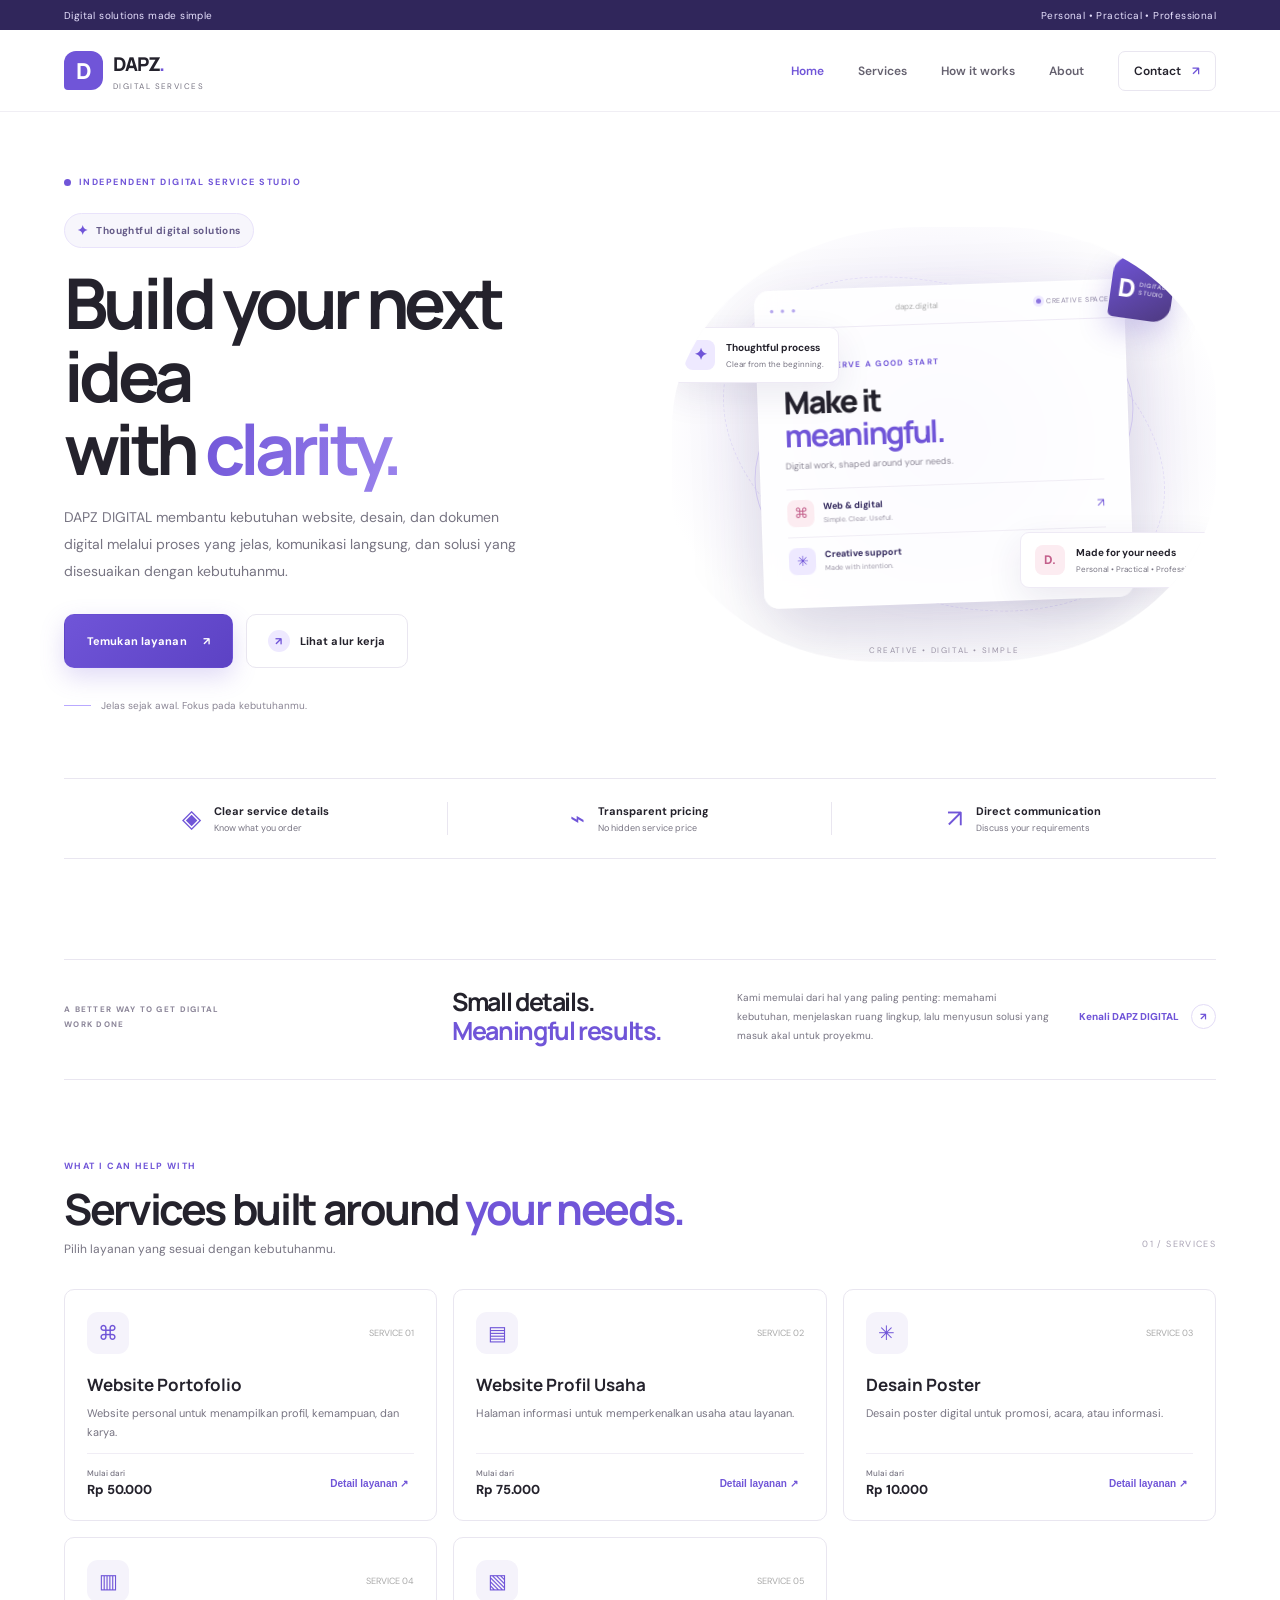
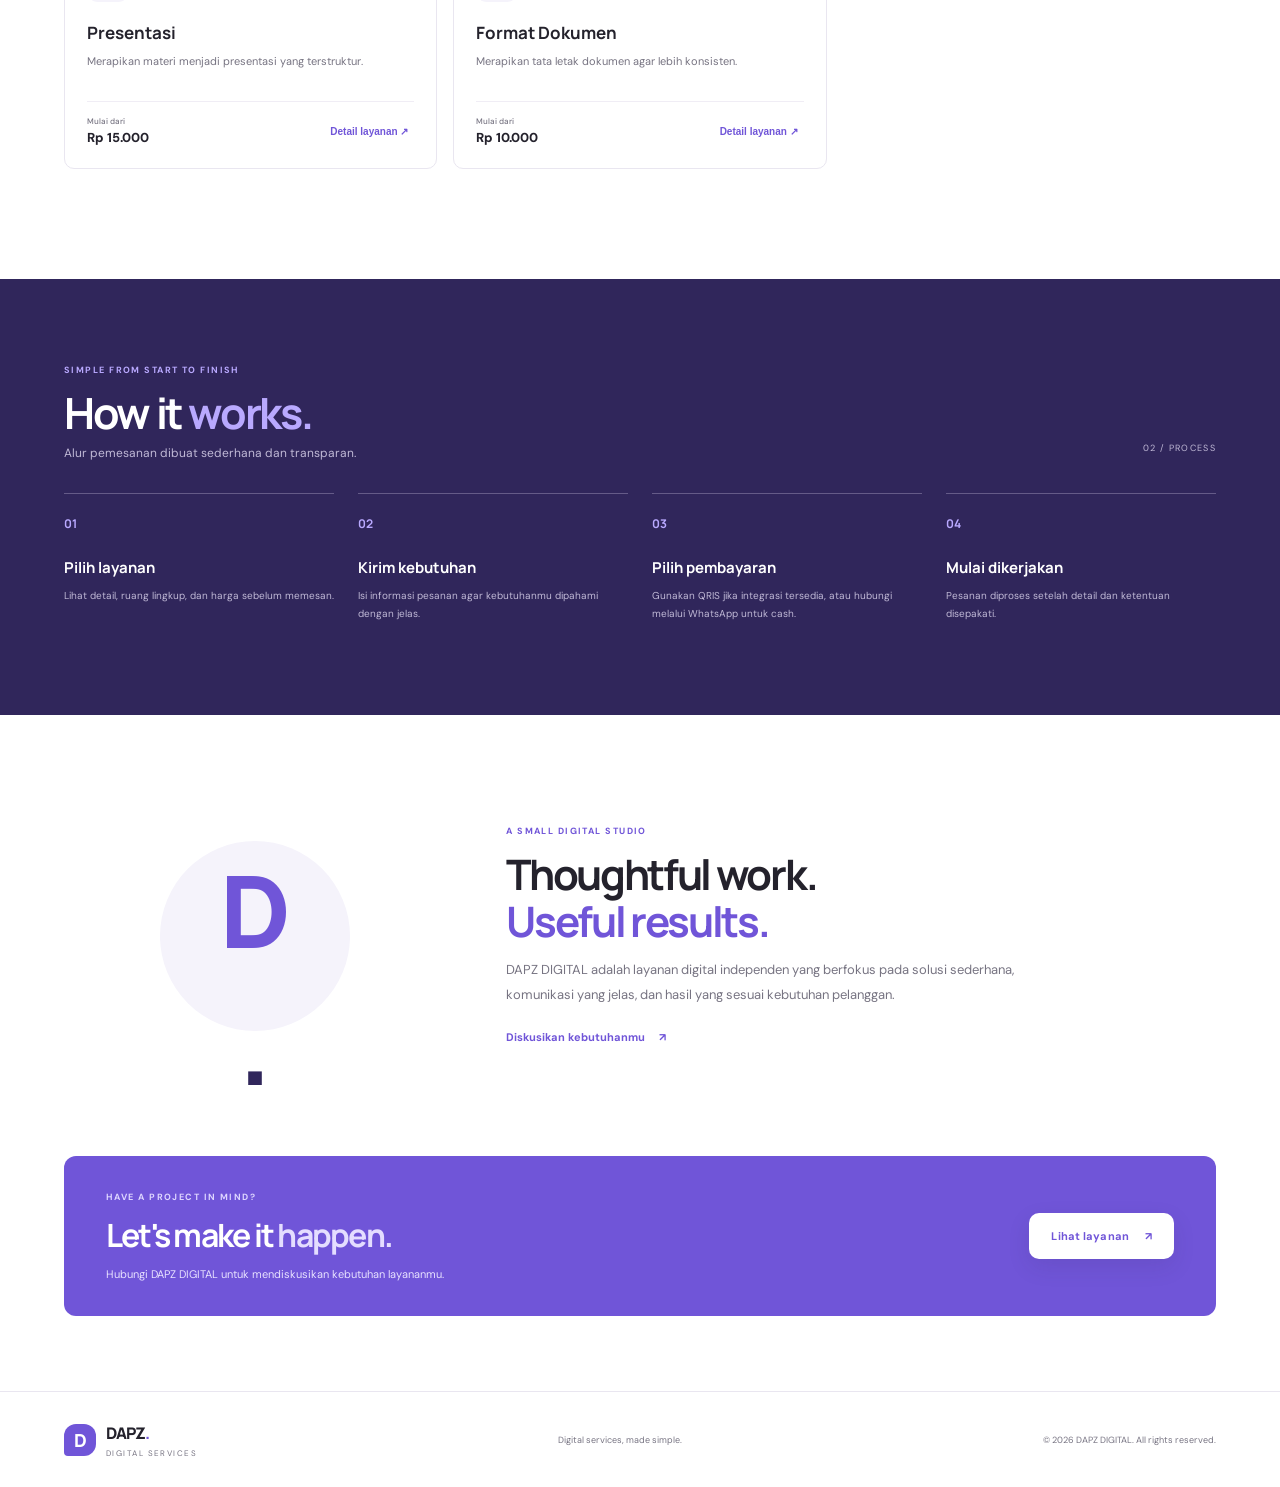
<file: index.html>
<!DOCTYPE html>
<html lang="id">
<head>
  <meta charset="UTF-8">
  <meta name="viewport" content="width=device-width, initial-scale=1.0">
  <meta name="description" content="DAPZ DIGITAL menyediakan layanan website, desain, dan dokumen digital.">
  <title>DAPZ DIGITAL — Digital Services</title>
  <link rel="preconnect" href="https://fonts.googleapis.com">
  <link rel="preconnect" href="https://fonts.gstatic.com" crossorigin>
  <link href="https://fonts.googleapis.com/css2?family=DM+Sans:wght@400;500;600;700&family=Manrope:wght@500;600;700;800&display=swap" rel="stylesheet">
  <link rel="stylesheet" href="css/style.css">
  <link rel="stylesheet" href="css/responsive.css"><link rel="stylesheet" href="css/v2.css">
</head>
<body>
<div class="dapz-loader" id="dapzLoader" role="status" aria-live="polite" aria-label="Memuat DAPZ DIGITAL">
  <div class="loader-orbit loader-orbit-one"></div><div class="loader-orbit loader-orbit-two"></div>
  <div class="loader-core"><span class="loader-logo">D<span>.</span></span><span class="loader-spark spark-one"></span><span class="loader-spark spark-two"></span></div>
  <div class="loader-brand">DAPZ<span>.</span> <small>DIGITAL</small></div>
  <div class="loader-caption">PREPARING YOUR EXPERIENCE</div>
  <div class="loader-track"><span></span></div>
</div>
  <div class="topline"><span>Digital solutions made simple</span><span>Personal • Practical • Professional</span></div>
  <header class="site-header">
    <a class="brand" href="index.html" aria-label="DAPZ DIGITAL beranda">
      <span class="brand-mark">D</span><span class="brand-copy"><strong>DAPZ<span>.</span></strong><small>DIGITAL SERVICES</small></span>
    </a>
    <button class="menu-toggle" id="menuToggle" aria-label="Buka navigasi" aria-expanded="false">☰</button>
    <nav class="main-nav" id="mainNav">
      <a class="active" href="index.html" aria-current="page">Home</a><a href="services.html">Services</a><a href="process.html">How it works</a><a href="about.html">About</a>
      <a class="nav-contact" href="contact.html">Contact <span>↗</span></a>
    </nav>
  </header>

  <main>
    <section class="hero hero-v2 section-wrap" id="home">
      <div class="hero-copy hero-copy-v2">
        <div class="eyebrow"><span class="eyebrow-dot"></span> INDEPENDENT DIGITAL SERVICE STUDIO</div>
        <div class="hero-kicker"><span class="kicker-mark">✦</span> Thoughtful digital solutions</div>
        <h1>Build your next idea<br>with <em>clarity.</em></h1>
        <p class="hero-lead">DAPZ DIGITAL membantu kebutuhan website, desain, dan dokumen digital melalui proses yang jelas, komunikasi langsung, dan solusi yang disesuaikan dengan kebutuhanmu.</p>
        <div class="hero-actions hero-actions-v2">
          <a class="button button-primary button-premium" href="services.html">Temukan layanan <span>↗</span></a>
          <a class="button button-quiet button-premium-quiet" href="process.html"><span class="play-mark">↗</span> Lihat alur kerja</a>
        </div>
        <div class="hero-assurance"><span class="assurance-line"></span><span>Jelas sejak awal. Fokus pada kebutuhanmu.</span></div>
      </div>
      <div class="hero-visual hero-visual-v2" aria-label="Pratinjau solusi digital DAPZ DIGITAL">
        <div class="premium-glow"></div>
        <div class="visual-orbit orbit-one"></div><div class="visual-orbit orbit-two"></div>
        <div class="hero-stamp"><span> D </span><small>DIGITAL<br>STUDIO</small></div>
        <div class="premium-window">
          <div class="premium-window-top"><span class="window-dots">● ● ●</span><span>dapz.digital</span><span class="window-status"><i></i> CREATIVE SPACE</span></div>
          <div class="premium-window-body">
            <span class="mini-label">IDEAS DESERVE A GOOD START</span>
            <div class="premium-window-title">Make it<br><b>meaningful.</b></div>
            <p>Digital work, shaped around your needs.</p>
            <div class="window-service-row"><span class="window-service-icon">⌘</span><span><b>Web & digital</b><small>Simple. Clear. Useful.</small></span><span class="window-arrow">↗</span></div>
            <div class="window-service-row"><span class="window-service-icon">✳</span><span><b>Creative support</b><small>Made with intention.</small></span><span class="window-arrow">↗</span></div>
          </div>
        </div>
        <div class="floating-card card-code premium-float"><span class="float-icon">✦</span><b>Thoughtful process</b><small>Clear from the beginning.</small></div>
        <div class="floating-card card-design premium-float-two"><span class="float-icon">D.</span><b>Made for your needs</b><small>Personal • Practical • Professional</small></div>
        <div class="visual-caption">CREATIVE • DIGITAL • SIMPLE</div>
      </div>
    </section>

    <section class="trust-strip section-wrap">
      <div><span class="trust-icon">◈</span><span><b>Clear service details</b><small>Know what you order</small></span></div>
      <div><span class="trust-icon">⌁</span><span><b>Transparent pricing</b><small>No hidden service price</small></span></div>
      <div><span class="trust-icon">↗</span><span><b>Direct communication</b><small>Discuss your requirements</small></span></div>
    </section>

    <section class="home-intro section-wrap">
      <div class="home-intro-label">A BETTER WAY TO GET DIGITAL WORK DONE</div>
      <div class="home-intro-content"><h2>Small details.<br><em>Meaningful results.</em></h2><p>Kami memulai dari hal yang paling penting: memahami kebutuhan, menjelaskan ruang lingkup, lalu menyusun solusi yang masuk akal untuk proyekmu.</p></div>
      <a class="home-intro-link" href="about.html">Kenali DAPZ DIGITAL <span>↗</span></a>
    </section>

    <section class="services-section section-wrap" id="services">
      <div class="section-heading"><div><div class="eyebrow">WHAT I CAN HELP WITH</div><h2>Services built around <em>your needs.</em></h2><p>Pilih layanan yang sesuai dengan kebutuhanmu.</p></div><span class="section-index">01 / SERVICES</span></div>
      <div class="service-grid" id="serviceGrid"></div>
    </section>

    <section class="process-section" id="process">
      <div class="section-wrap">
        <div class="section-heading light-heading"><div><div class="eyebrow">SIMPLE FROM START TO FINISH</div><h2>How it <em>works.</em></h2><p>Alur pemesanan dibuat sederhana dan transparan.</p></div><span class="section-index">02 / PROCESS</span></div>
        <div class="process-grid">
          <article><span>01</span><h3>Pilih layanan</h3><p>Lihat detail, ruang lingkup, dan harga sebelum memesan.</p></article>
          <article><span>02</span><h3>Kirim kebutuhan</h3><p>Isi informasi pesanan agar kebutuhanmu dipahami dengan jelas.</p></article>
          <article><span>03</span><h3>Pilih pembayaran</h3><p>Gunakan QRIS jika integrasi tersedia, atau hubungi melalui WhatsApp untuk cash.</p></article>
          <article><span>04</span><h3>Mulai dikerjakan</h3><p>Pesanan diproses setelah detail dan ketentuan disepakati.</p></article>
        </div>
      </div>
    </section>

    <section class="about-section section-wrap" id="about">
      <div class="about-mark">D<span>.</span></div><div><div class="eyebrow">A SMALL DIGITAL STUDIO</div><h2>Thoughtful work.<br><em>Useful results.</em></h2><p>DAPZ DIGITAL adalah layanan digital independen yang berfokus pada solusi sederhana, komunikasi yang jelas, dan hasil yang sesuai kebutuhan pelanggan.</p><a class="text-link" href="contact.html">Diskusikan kebutuhanmu <span>↗</span></a></div>
    </section>

    <section class="contact-band section-wrap" id="contact"><div><div class="eyebrow">HAVE A PROJECT IN MIND?</div><h2>Let's make it <em>happen.</em></h2><p>Hubungi DAPZ DIGITAL untuk mendiskusikan kebutuhan layananmu.</p></div><a class="button button-light" id="contactButton" href="services.html">Lihat layanan <span>↗</span></a></section>
  </main>

  <footer class="site-footer"><a class="brand footer-brand" href="#home"><span class="brand-mark">D</span><span class="brand-copy"><strong>DAPZ<span>.</span></strong><small>DIGITAL SERVICES</small></span></a><p>Digital services, made simple.</p><small>© <span id="year"></span> DAPZ DIGITAL. All rights reserved.</small></footer>

  <dialog class="service-dialog" id="serviceDialog">
    <button class="dialog-close" id="dialogClose" aria-label="Tutup">×</button>
    <div class="dialog-kicker">SERVICE DETAILS</div><div id="dialogContent"></div>
    <button class="button button-primary dialog-order" id="orderButton">Pesan layanan <span>↗</span></button>
  </dialog>
  <script src="js/services.js"></script>
  <script src="js/main.js"></script>
<script src="js/loader.js" defer></script></body>
</html>
</file>
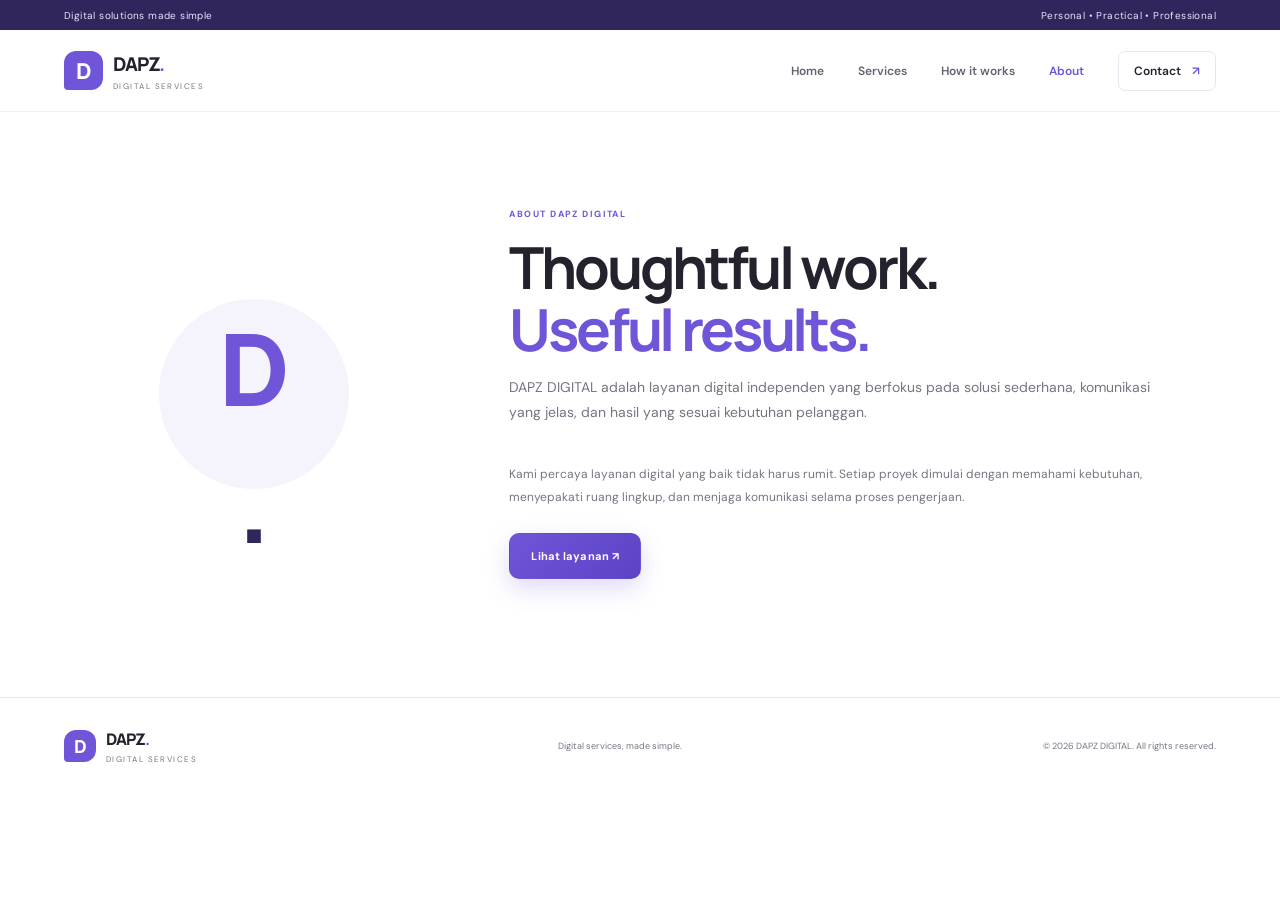
<file: about.html>
<!DOCTYPE html><html lang="id"><head><meta charset="UTF-8"><meta name="viewport" content="width=device-width,initial-scale=1"><meta name="description" content="About — DAPZ DIGITAL"><title>About — DAPZ DIGITAL</title><link rel="preconnect" href="https://fonts.googleapis.com"><link rel="preconnect" href="https://fonts.gstatic.com" crossorigin><link href="https://fonts.googleapis.com/css2?family=DM+Sans:wght@400;500;600;700&family=Manrope:wght@500;600;700;800&display=swap" rel="stylesheet"><link rel="stylesheet" href="css/style.css"><link rel="stylesheet" href="css/responsive.css"><link rel="stylesheet" href="css/v2.css"></head><body>
<div class="dapz-loader" id="dapzLoader" role="status" aria-live="polite" aria-label="Memuat DAPZ DIGITAL">
  <div class="loader-orbit loader-orbit-one"></div><div class="loader-orbit loader-orbit-two"></div>
  <div class="loader-core"><span class="loader-logo">D<span>.</span></span><span class="loader-spark spark-one"></span><span class="loader-spark spark-two"></span></div>
  <div class="loader-brand">DAPZ<span>.</span> <small>DIGITAL</small></div>
  <div class="loader-caption">PREPARING YOUR EXPERIENCE</div>
  <div class="loader-track"><span></span></div>
</div><div class="topline"><span>Digital solutions made simple</span><span>Personal • Practical • Professional</span></div>
<header class="site-header">
<a class="brand" href="index.html"><span class="brand-mark">D</span><span class="brand-copy"><strong>DAPZ<span>.</span></strong><small>DIGITAL SERVICES</small></span></a>
<button class="menu-toggle" id="menuToggle" aria-label="Buka navigasi" aria-expanded="false">☰</button>
<nav class="main-nav" id="mainNav">
<a href="index.html">Home</a><a href="services.html">Services</a><a href="process.html">How it works</a><a class="active" aria-current="page" href="about.html">About</a><a class="nav-contact" href="contact.html">Contact <span>↗</span></a>
</nav></header><main><section class="section-wrap inner-page about-page"><div class="about-mark">D<span>.</span></div><div><div class="eyebrow">ABOUT DAPZ DIGITAL</div><h1>Thoughtful work.<br><em>Useful results.</em></h1><p class="page-lead">DAPZ DIGITAL adalah layanan digital independen yang berfokus pada solusi sederhana, komunikasi yang jelas, dan hasil yang sesuai kebutuhan pelanggan.</p><p class="body-copy">Kami percaya layanan digital yang baik tidak harus rumit. Setiap proyek dimulai dengan memahami kebutuhan, menyepakati ruang lingkup, dan menjaga komunikasi selama proses pengerjaan.</p><a class="button button-primary" href="services.html">Lihat layanan ↗</a></div></section></main><footer class="site-footer"><a class="brand footer-brand" href="index.html"><span class="brand-mark">D</span><span class="brand-copy"><strong>DAPZ<span>.</span></strong><small>DIGITAL SERVICES</small></span></a><p>Digital services, made simple.</p><small>© <span id="year"></span> DAPZ DIGITAL. All rights reserved.</small></footer>
<script>
const toggle=document.getElementById("menuToggle"), nav=document.getElementById("mainNav");
toggle.addEventListener("click",()=>{const open=nav.classList.toggle("open");toggle.setAttribute("aria-expanded",String(open));});
nav.addEventListener("click",e=>{if(e.target.closest("a")){nav.classList.remove("open");toggle.setAttribute("aria-expanded","false");}});
document.getElementById("year").textContent=new Date().getFullYear();
</script><script src="js/loader.js" defer></script></body></html>
</file>
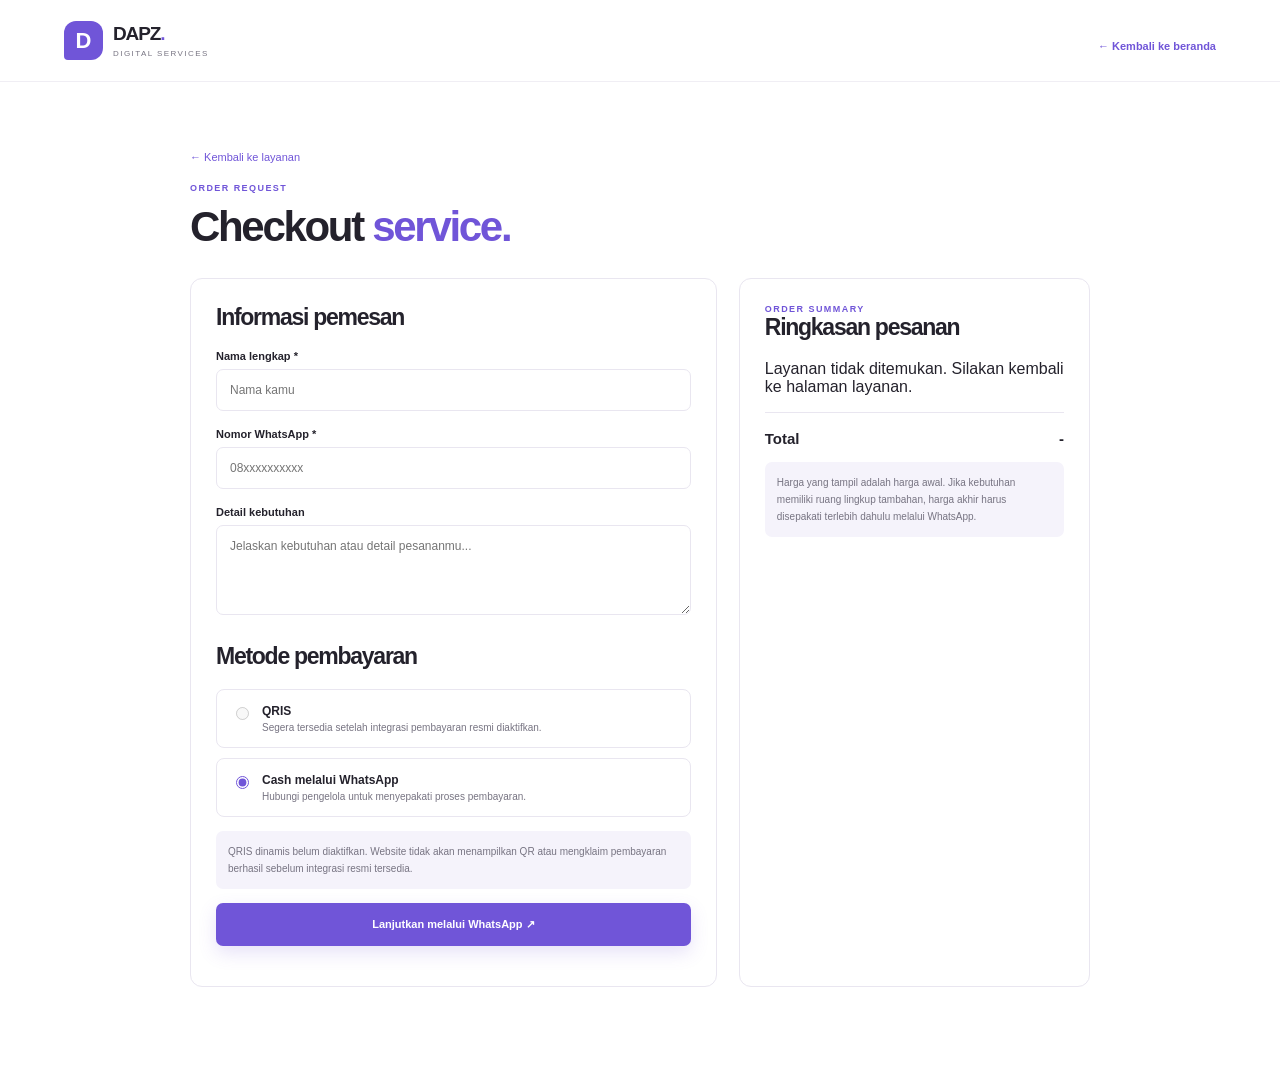
<file: account.html>
<!DOCTYPE html>
<html lang="id"><head><meta charset="UTF-8"><meta name="viewport" content="width=device-width,initial-scale=1"><title>Checkout — DAPZ DIGITAL</title><link rel="stylesheet" href="css/style.css"><link rel="stylesheet" href="css/responsive.css"><style>
.checkout-wrap{width:min(900px,90%);margin:65px auto 90px}.checkout-grid{display:grid;grid-template-columns:1.2fr .8fr;gap:22px}.checkout-box{border:1px solid var(--line);border-radius:12px;padding:25px}.checkout-box h2{font-size:23px}.field{display:grid;gap:7px;margin:17px 0}.field label{font-size:11px;font-weight:700}.field input,.field textarea{width:100%;padding:13px;border:1px solid var(--line);border-radius:7px;font:12px var(--font)}.field textarea{min-height:90px;resize:vertical}.choice{display:flex;gap:10px;align-items:flex-start;border:1px solid var(--line);padding:14px;border-radius:8px;margin:10px 0;cursor:pointer}.choice input{accent-color:var(--purple);margin-top:3px}.choice b,.choice small{display:block}.choice b{font-size:12px}.choice small{font-size:10px;color:var(--muted);margin-top:4px}.summary-row{display:flex;justify-content:space-between;gap:15px;font-size:11px;margin:15px 0;color:var(--muted)}.summary-total{border-top:1px solid var(--line);padding-top:17px;color:var(--ink);font-size:15px;font-weight:800}.notice{font-size:10px;line-height:1.7;color:var(--muted);background:var(--pale);padding:12px;border-radius:7px;margin:14px 0}.checkout-result{margin-top:15px;font-size:12px;line-height:1.7}.back-link{font-size:11px;color:var(--purple);display:inline-block;margin-bottom:20px}@media(max-width:650px){.checkout-grid{grid-template-columns:1fr}.checkout-wrap{margin-top:35px}.checkout-box{padding:19px}}
</style></head><body>
<header class="site-header"><a class="brand" href="index.html"><span class="brand-mark">D</span><span class="brand-copy"><strong>DAPZ<span>.</span></strong><small>DIGITAL SERVICES</small></span></a><a class="text-link" href="index.html">← Kembali ke beranda</a></header>
<main class="checkout-wrap"><a class="back-link" href="index.html">← Kembali ke layanan</a><div class="eyebrow">ORDER REQUEST</div><h1 style="font-size:42px;margin:12px 0 28px">Checkout <em>service.</em></h1>
<form id="checkoutForm" class="checkout-grid">
<section class="checkout-box"><h2>Informasi pemesan</h2>
<div class="field"><label for="customerName">Nama lengkap *</label><input id="customerName" required maxlength="80" autocomplete="name" placeholder="Nama kamu"></div>
<div class="field"><label for="customerWhatsapp">Nomor WhatsApp *</label><input id="customerWhatsapp" required maxlength="20" inputmode="tel" placeholder="08xxxxxxxxxx"></div>
<div class="field"><label for="customerNote">Detail kebutuhan</label><textarea id="customerNote" maxlength="1000" placeholder="Jelaskan kebutuhan atau detail pesananmu..."></textarea></div>
<h2 style="margin-top:28px">Metode pembayaran</h2>
<label class="choice"><input type="radio" name="payment" value="qris" disabled><span><b>QRIS</b><small>Segera tersedia setelah integrasi pembayaran resmi diaktifkan.</small></span></label>
<label class="choice"><input type="radio" name="payment" value="cash" checked><span><b>Cash melalui WhatsApp</b><small>Hubungi pengelola untuk menyepakati proses pembayaran.</small></span></label>
<div class="notice">QRIS dinamis belum diaktifkan. Website tidak akan menampilkan QR atau mengklaim pembayaran berhasil sebelum integrasi resmi tersedia.</div>
<button class="button button-primary" type="submit" style="width:100%">Lanjutkan melalui WhatsApp ↗</button><div class="checkout-result" id="formResult" aria-live="polite"></div>
</section>
<aside class="checkout-box"><div class="eyebrow">ORDER SUMMARY</div><h2>Ringkasan pesanan</h2><div id="serviceSummary"></div><div class="summary-row summary-total"><span>Total</span><strong id="totalPrice">-</strong></div><p class="notice">Harga yang tampil adalah harga awal. Jika kebutuhan memiliki ruang lingkup tambahan, harga akhir harus disepakati terlebih dahulu melalui WhatsApp.</p></aside>
</form></main>
<script src="js/services.js"></script><script src="js/checkout.js"></script></body></html>
</file>
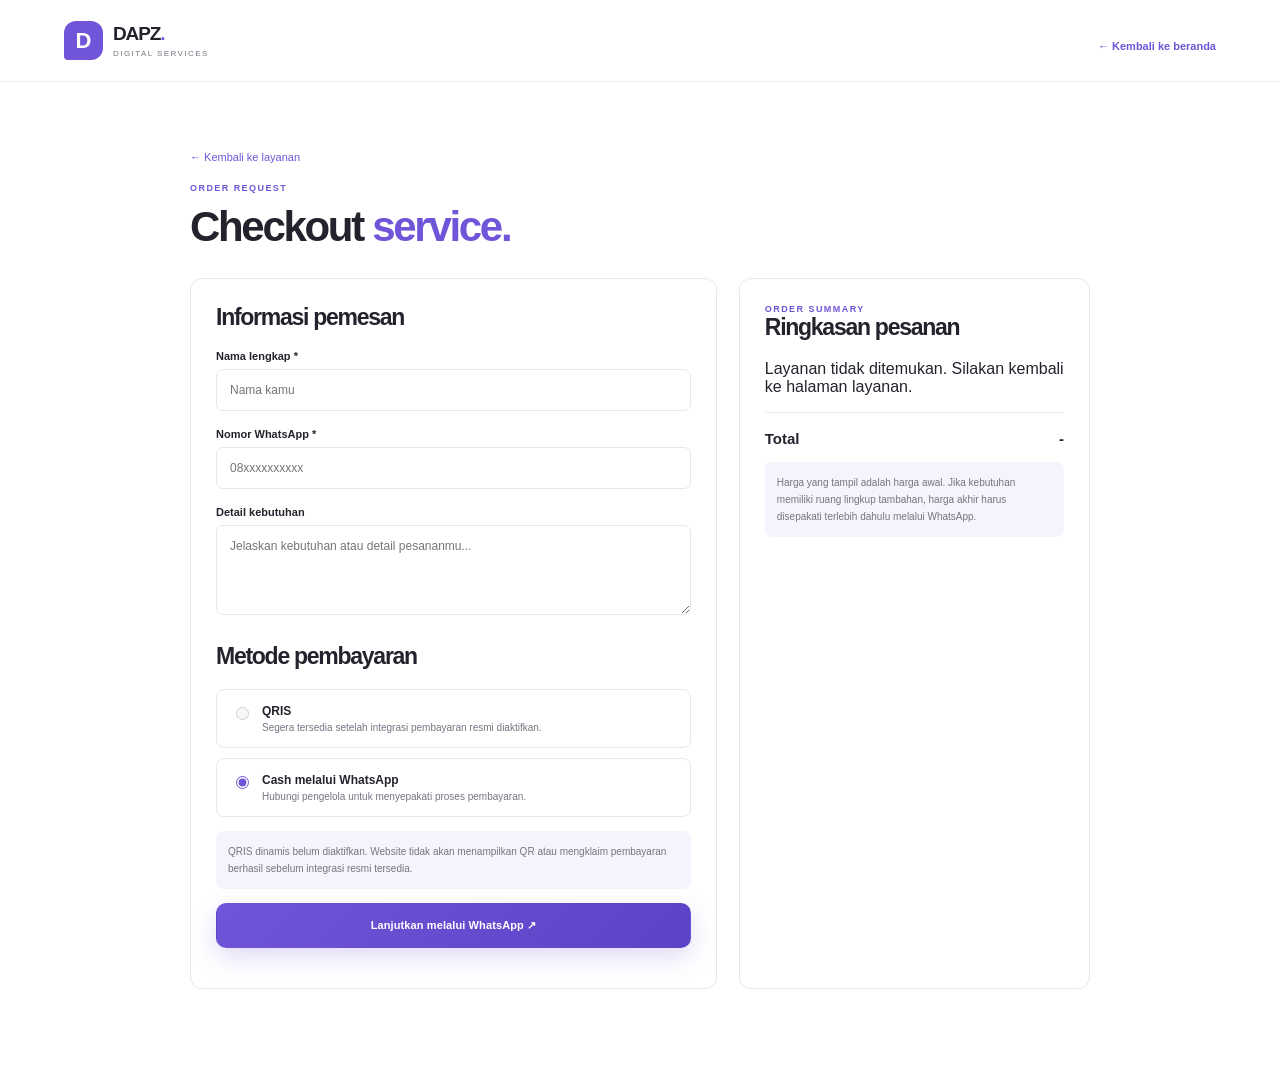
<file: checkout.html>
<!DOCTYPE html>
<html lang="id"><head><meta charset="UTF-8"><meta name="viewport" content="width=device-width,initial-scale=1"><title>Checkout — DAPZ DIGITAL</title><link rel="stylesheet" href="css/style.css"><link rel="stylesheet" href="css/responsive.css"><link rel="stylesheet" href="css/v2.css"><style>
.checkout-wrap{width:min(900px,90%);margin:65px auto 90px}.checkout-grid{display:grid;grid-template-columns:1.2fr .8fr;gap:22px}.checkout-box{border:1px solid var(--line);border-radius:12px;padding:25px}.checkout-box h2{font-size:23px}.field{display:grid;gap:7px;margin:17px 0}.field label{font-size:11px;font-weight:700}.field input,.field textarea{width:100%;padding:13px;border:1px solid var(--line);border-radius:7px;font:12px var(--font)}.field textarea{min-height:90px;resize:vertical}.choice{display:flex;gap:10px;align-items:flex-start;border:1px solid var(--line);padding:14px;border-radius:8px;margin:10px 0;cursor:pointer}.choice input{accent-color:var(--purple);margin-top:3px}.choice b,.choice small{display:block}.choice b{font-size:12px}.choice small{font-size:10px;color:var(--muted);margin-top:4px}.summary-row{display:flex;justify-content:space-between;gap:15px;font-size:11px;margin:15px 0;color:var(--muted)}.summary-total{border-top:1px solid var(--line);padding-top:17px;color:var(--ink);font-size:15px;font-weight:800}.notice{font-size:10px;line-height:1.7;color:var(--muted);background:var(--pale);padding:12px;border-radius:7px;margin:14px 0}.checkout-result{margin-top:15px;font-size:12px;line-height:1.7}.back-link{font-size:11px;color:var(--purple);display:inline-block;margin-bottom:20px}@media(max-width:650px){.checkout-grid{grid-template-columns:1fr}.checkout-wrap{margin-top:35px}.checkout-box{padding:19px}}
</style></head><body>
<div class="dapz-loader" id="dapzLoader" role="status" aria-live="polite" aria-label="Memuat DAPZ DIGITAL">
  <div class="loader-orbit loader-orbit-one"></div><div class="loader-orbit loader-orbit-two"></div>
  <div class="loader-core"><span class="loader-logo">D<span>.</span></span><span class="loader-spark spark-one"></span><span class="loader-spark spark-two"></span></div>
  <div class="loader-brand">DAPZ<span>.</span> <small>DIGITAL</small></div>
  <div class="loader-caption">PREPARING YOUR EXPERIENCE</div>
  <div class="loader-track"><span></span></div>
</div>
<header class="site-header"><a class="brand" href="index.html"><span class="brand-mark">D</span><span class="brand-copy"><strong>DAPZ<span>.</span></strong><small>DIGITAL SERVICES</small></span></a><a class="text-link" href="index.html">← Kembali ke beranda</a></header>
<main class="checkout-wrap"><a class="back-link" href="index.html">← Kembali ke layanan</a><div class="eyebrow">ORDER REQUEST</div><h1 style="font-size:42px;margin:12px 0 28px">Checkout <em>service.</em></h1>
<form id="checkoutForm" class="checkout-grid">
<section class="checkout-box"><h2>Informasi pemesan</h2>
<div class="field"><label for="customerName">Nama lengkap *</label><input id="customerName" required maxlength="80" autocomplete="name" placeholder="Nama kamu"></div>
<div class="field"><label for="customerWhatsapp">Nomor WhatsApp *</label><input id="customerWhatsapp" required maxlength="20" inputmode="tel" placeholder="08xxxxxxxxxx"></div>
<div class="field"><label for="customerNote">Detail kebutuhan</label><textarea id="customerNote" maxlength="1000" placeholder="Jelaskan kebutuhan atau detail pesananmu..."></textarea></div>
<h2 style="margin-top:28px">Metode pembayaran</h2>
<label class="choice"><input type="radio" name="payment" value="qris" disabled><span><b>QRIS</b><small>Segera tersedia setelah integrasi pembayaran resmi diaktifkan.</small></span></label>
<label class="choice"><input type="radio" name="payment" value="cash" checked><span><b>Cash melalui WhatsApp</b><small>Hubungi pengelola untuk menyepakati proses pembayaran.</small></span></label>
<div class="notice">QRIS dinamis belum diaktifkan. Website tidak akan menampilkan QR atau mengklaim pembayaran berhasil sebelum integrasi resmi tersedia.</div>
<button class="button button-primary" type="submit" style="width:100%">Lanjutkan melalui WhatsApp ↗</button><div class="checkout-result" id="formResult" aria-live="polite"></div>
</section>
<aside class="checkout-box"><div class="eyebrow">ORDER SUMMARY</div><h2>Ringkasan pesanan</h2><div id="serviceSummary"></div><div class="summary-row summary-total"><span>Total</span><strong id="totalPrice">-</strong></div><p class="notice">Harga yang tampil adalah harga awal. Jika kebutuhan memiliki ruang lingkup tambahan, harga akhir harus disepakati terlebih dahulu melalui WhatsApp.</p></aside>
</form></main>
<script src="js/services.js"></script><script src="js/checkout.js"></script><script src="js/loader.js" defer></script></body></html>
</file>
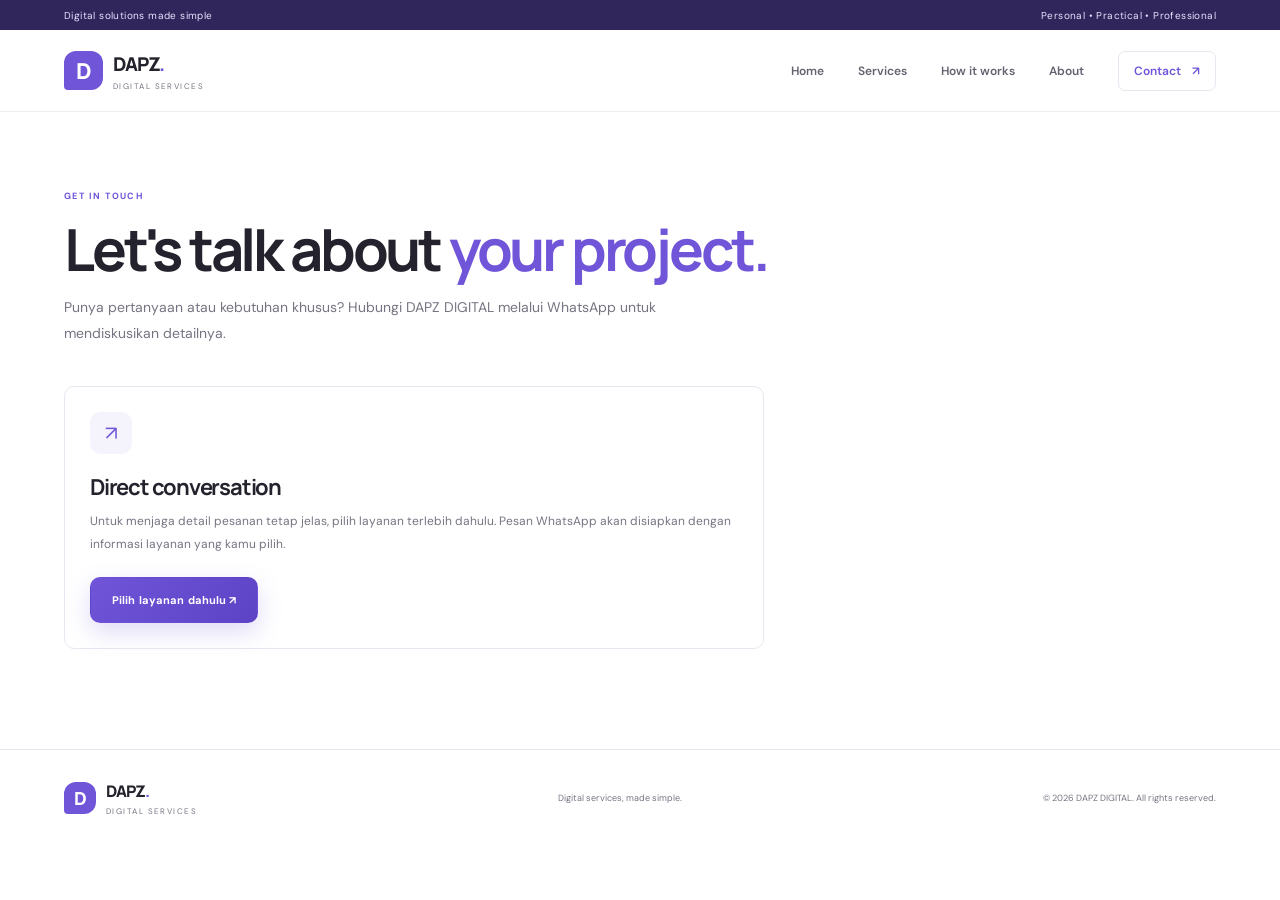
<file: contact.html>
<!DOCTYPE html><html lang="id"><head><meta charset="UTF-8"><meta name="viewport" content="width=device-width,initial-scale=1"><meta name="description" content="Contact — DAPZ DIGITAL"><title>Contact — DAPZ DIGITAL</title><link rel="preconnect" href="https://fonts.googleapis.com"><link rel="preconnect" href="https://fonts.gstatic.com" crossorigin><link href="https://fonts.googleapis.com/css2?family=DM+Sans:wght@400;500;600;700&family=Manrope:wght@500;600;700;800&display=swap" rel="stylesheet"><link rel="stylesheet" href="css/style.css"><link rel="stylesheet" href="css/responsive.css"><link rel="stylesheet" href="css/v2.css"></head><body>
<div class="dapz-loader" id="dapzLoader" role="status" aria-live="polite" aria-label="Memuat DAPZ DIGITAL">
  <div class="loader-orbit loader-orbit-one"></div><div class="loader-orbit loader-orbit-two"></div>
  <div class="loader-core"><span class="loader-logo">D<span>.</span></span><span class="loader-spark spark-one"></span><span class="loader-spark spark-two"></span></div>
  <div class="loader-brand">DAPZ<span>.</span> <small>DIGITAL</small></div>
  <div class="loader-caption">PREPARING YOUR EXPERIENCE</div>
  <div class="loader-track"><span></span></div>
</div><div class="topline"><span>Digital solutions made simple</span><span>Personal • Practical • Professional</span></div>
<header class="site-header">
<a class="brand" href="index.html"><span class="brand-mark">D</span><span class="brand-copy"><strong>DAPZ<span>.</span></strong><small>DIGITAL SERVICES</small></span></a>
<button class="menu-toggle" id="menuToggle" aria-label="Buka navigasi" aria-expanded="false">☰</button>
<nav class="main-nav" id="mainNav">
<a href="index.html">Home</a><a href="services.html">Services</a><a href="process.html">How it works</a><a href="about.html">About</a><a class="nav-contact active" href="contact.html" aria-current="page">Contact <span>↗</span></a>
</nav></header><main><section class="section-wrap inner-page"><div class="eyebrow">GET IN TOUCH</div><h1>Let's talk about <em>your project.</em></h1><p class="page-lead">Punya pertanyaan atau kebutuhan khusus? Hubungi DAPZ DIGITAL melalui WhatsApp untuk mendiskusikan detailnya.</p><div class="contact-panel"><div class="service-icon">↗</div><h2>Direct conversation</h2><p>Untuk menjaga detail pesanan tetap jelas, pilih layanan terlebih dahulu. Pesan WhatsApp akan disiapkan dengan informasi layanan yang kamu pilih.</p><a class="button button-primary" href="services.html">Pilih layanan dahulu ↗</a></div></section></main><footer class="site-footer"><a class="brand footer-brand" href="index.html"><span class="brand-mark">D</span><span class="brand-copy"><strong>DAPZ<span>.</span></strong><small>DIGITAL SERVICES</small></span></a><p>Digital services, made simple.</p><small>© <span id="year"></span> DAPZ DIGITAL. All rights reserved.</small></footer>
<script>
const toggle=document.getElementById("menuToggle"), nav=document.getElementById("mainNav");
toggle.addEventListener("click",()=>{const open=nav.classList.toggle("open");toggle.setAttribute("aria-expanded",String(open));});
nav.addEventListener("click",e=>{if(e.target.closest("a")){nav.classList.remove("open");toggle.setAttribute("aria-expanded","false");}});
document.getElementById("year").textContent=new Date().getFullYear();
</script><script src="js/loader.js" defer></script></body></html>
</file>
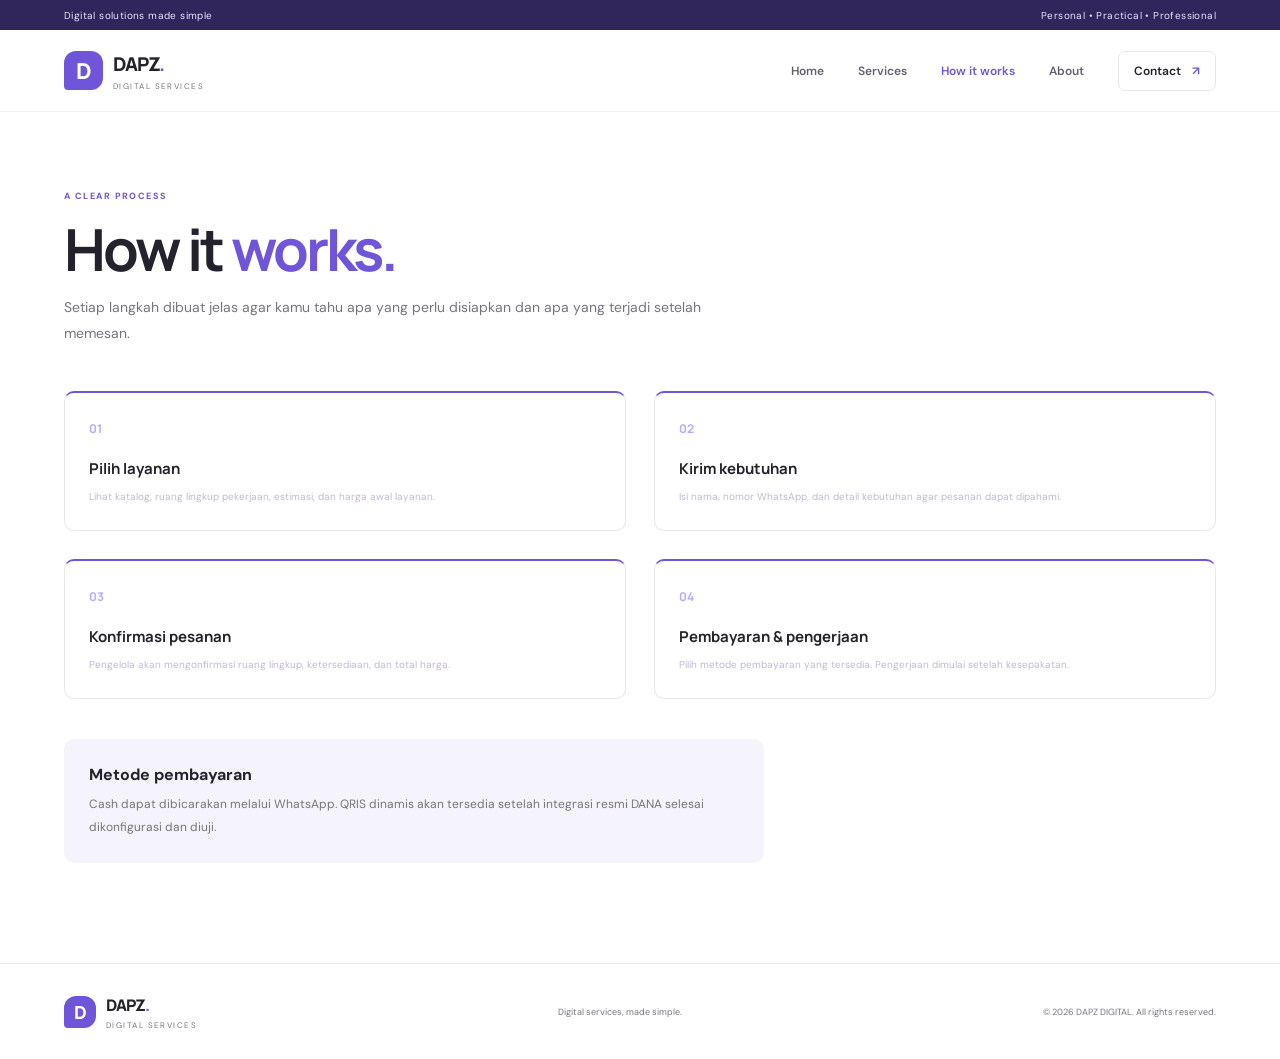
<file: process.html>
<!DOCTYPE html><html lang="id"><head><meta charset="UTF-8"><meta name="viewport" content="width=device-width,initial-scale=1"><meta name="description" content="How it works — DAPZ DIGITAL"><title>How it works — DAPZ DIGITAL</title><link rel="preconnect" href="https://fonts.googleapis.com"><link rel="preconnect" href="https://fonts.gstatic.com" crossorigin><link href="https://fonts.googleapis.com/css2?family=DM+Sans:wght@400;500;600;700&family=Manrope:wght@500;600;700;800&display=swap" rel="stylesheet"><link rel="stylesheet" href="css/style.css"><link rel="stylesheet" href="css/responsive.css"><link rel="stylesheet" href="css/v2.css"></head><body>
<div class="dapz-loader" id="dapzLoader" role="status" aria-live="polite" aria-label="Memuat DAPZ DIGITAL">
  <div class="loader-orbit loader-orbit-one"></div><div class="loader-orbit loader-orbit-two"></div>
  <div class="loader-core"><span class="loader-logo">D<span>.</span></span><span class="loader-spark spark-one"></span><span class="loader-spark spark-two"></span></div>
  <div class="loader-brand">DAPZ<span>.</span> <small>DIGITAL</small></div>
  <div class="loader-caption">PREPARING YOUR EXPERIENCE</div>
  <div class="loader-track"><span></span></div>
</div><div class="topline"><span>Digital solutions made simple</span><span>Personal • Practical • Professional</span></div>
<header class="site-header">
<a class="brand" href="index.html"><span class="brand-mark">D</span><span class="brand-copy"><strong>DAPZ<span>.</span></strong><small>DIGITAL SERVICES</small></span></a>
<button class="menu-toggle" id="menuToggle" aria-label="Buka navigasi" aria-expanded="false">☰</button>
<nav class="main-nav" id="mainNav">
<a href="index.html">Home</a><a href="services.html">Services</a><a class="active" aria-current="page" href="process.html">How it works</a><a href="about.html">About</a><a class="nav-contact" href="contact.html">Contact <span>↗</span></a>
</nav></header><main><section class="section-wrap inner-page"><div class="eyebrow">A CLEAR PROCESS</div><h1>How it <em>works.</em></h1><p class="page-lead">Setiap langkah dibuat jelas agar kamu tahu apa yang perlu disiapkan dan apa yang terjadi setelah memesan.</p><div class="process-grid process-page-grid"><article><span>01</span><h3>Pilih layanan</h3><p>Lihat katalog, ruang lingkup pekerjaan, estimasi, dan harga awal layanan.</p></article><article><span>02</span><h3>Kirim kebutuhan</h3><p>Isi nama, nomor WhatsApp, dan detail kebutuhan agar pesanan dapat dipahami.</p></article><article><span>03</span><h3>Konfirmasi pesanan</h3><p>Pengelola akan mengonfirmasi ruang lingkup, ketersediaan, dan total harga.</p></article><article><span>04</span><h3>Pembayaran & pengerjaan</h3><p>Pilih metode pembayaran yang tersedia. Pengerjaan dimulai setelah kesepakatan.</p></article></div><div class="page-callout"><b>Metode pembayaran</b><p>Cash dapat dibicarakan melalui WhatsApp. QRIS dinamis akan tersedia setelah integrasi resmi DANA selesai dikonfigurasi dan diuji.</p></div></section></main><footer class="site-footer"><a class="brand footer-brand" href="index.html"><span class="brand-mark">D</span><span class="brand-copy"><strong>DAPZ<span>.</span></strong><small>DIGITAL SERVICES</small></span></a><p>Digital services, made simple.</p><small>© <span id="year"></span> DAPZ DIGITAL. All rights reserved.</small></footer>
<script>
const toggle=document.getElementById("menuToggle"), nav=document.getElementById("mainNav");
toggle.addEventListener("click",()=>{const open=nav.classList.toggle("open");toggle.setAttribute("aria-expanded",String(open));});
nav.addEventListener("click",e=>{if(e.target.closest("a")){nav.classList.remove("open");toggle.setAttribute("aria-expanded","false");}});
document.getElementById("year").textContent=new Date().getFullYear();
</script><script src="js/loader.js" defer></script></body></html>
</file>
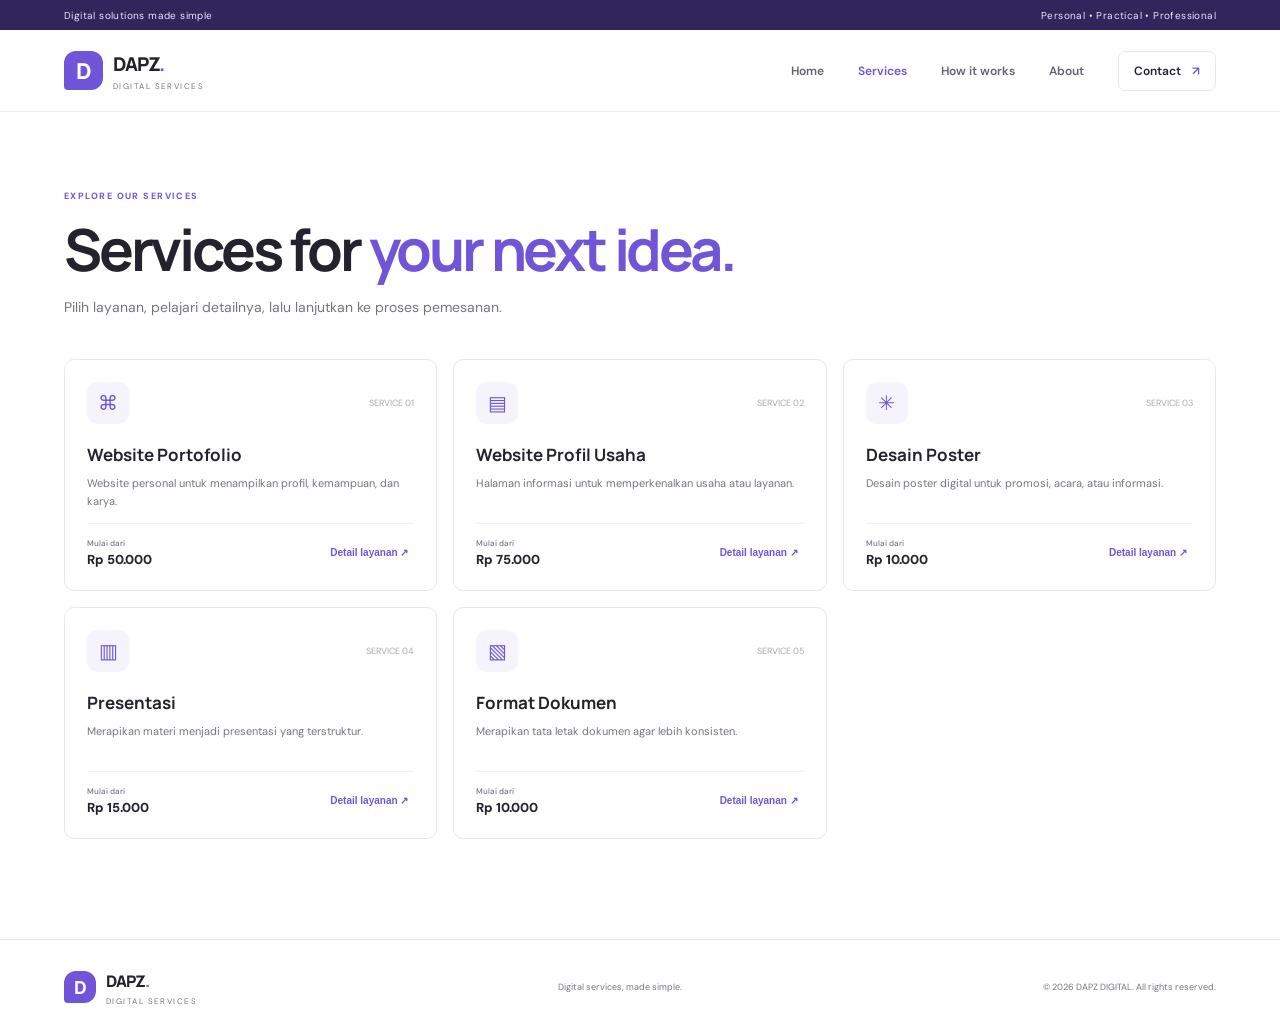
<file: services.html>
<!DOCTYPE html><html lang="id"><head><meta charset="UTF-8"><meta name="viewport" content="width=device-width,initial-scale=1"><meta name="description" content="Services — DAPZ DIGITAL"><title>Services — DAPZ DIGITAL</title><link rel="preconnect" href="https://fonts.googleapis.com"><link rel="preconnect" href="https://fonts.gstatic.com" crossorigin><link href="https://fonts.googleapis.com/css2?family=DM+Sans:wght@400;500;600;700&family=Manrope:wght@500;600;700;800&display=swap" rel="stylesheet"><link rel="stylesheet" href="css/style.css"><link rel="stylesheet" href="css/responsive.css"><link rel="stylesheet" href="css/v2.css"></head><body>
<div class="dapz-loader" id="dapzLoader" role="status" aria-live="polite" aria-label="Memuat DAPZ DIGITAL">
  <div class="loader-orbit loader-orbit-one"></div><div class="loader-orbit loader-orbit-two"></div>
  <div class="loader-core"><span class="loader-logo">D<span>.</span></span><span class="loader-spark spark-one"></span><span class="loader-spark spark-two"></span></div>
  <div class="loader-brand">DAPZ<span>.</span> <small>DIGITAL</small></div>
  <div class="loader-caption">PREPARING YOUR EXPERIENCE</div>
  <div class="loader-track"><span></span></div>
</div><div class="topline"><span>Digital solutions made simple</span><span>Personal • Practical • Professional</span></div>
<header class="site-header">
<a class="brand" href="index.html"><span class="brand-mark">D</span><span class="brand-copy"><strong>DAPZ<span>.</span></strong><small>DIGITAL SERVICES</small></span></a>
<button class="menu-toggle" id="menuToggle" aria-label="Buka navigasi" aria-expanded="false">☰</button>
<nav class="main-nav" id="mainNav">
<a href="index.html">Home</a><a class="active" aria-current="page" href="services.html">Services</a><a href="process.html">How it works</a><a href="about.html">About</a><a class="nav-contact" href="contact.html">Contact <span>↗</span></a>
</nav></header><main><section class="section-wrap inner-page"><div class="eyebrow">EXPLORE OUR SERVICES</div><h1>Services for <em>your next idea.</em></h1><p class="page-lead">Pilih layanan, pelajari detailnya, lalu lanjutkan ke proses pemesanan.</p><div class="service-grid" id="serviceGrid"></div></section>
<dialog class="service-dialog" id="serviceDialog"><button class="dialog-close" id="dialogClose" aria-label="Tutup">×</button><div class="dialog-kicker">SERVICE DETAILS</div><div id="dialogContent"></div><button class="button button-primary dialog-order" id="orderButton">Pesan layanan ↗</button></dialog>
<script src="js/services.js"></script><script src="js/services-page.js"></script></main><footer class="site-footer"><a class="brand footer-brand" href="index.html"><span class="brand-mark">D</span><span class="brand-copy"><strong>DAPZ<span>.</span></strong><small>DIGITAL SERVICES</small></span></a><p>Digital services, made simple.</p><small>© <span id="year"></span> DAPZ DIGITAL. All rights reserved.</small></footer>
<script>
const toggle=document.getElementById("menuToggle"), nav=document.getElementById("mainNav");
toggle.addEventListener("click",()=>{const open=nav.classList.toggle("open");toggle.setAttribute("aria-expanded",String(open));});
nav.addEventListener("click",e=>{if(e.target.closest("a")){nav.classList.remove("open");toggle.setAttribute("aria-expanded","false");}});
document.getElementById("year").textContent=new Date().getFullYear();
</script><script src="js/loader.js" defer></script></body></html>
</file>
<file: css/style.css>
:root{--ink:#24222c;--muted:#777482;--purple:#7055d8;--purple-dark:#30265b;--pale:#f5f3fb;--line:#e9e6f0;--white:#fff;--font:'DM Sans',Arial,sans-serif;--display:'Manrope',Arial,sans-serif}
*{box-sizing:border-box}html{scroll-behavior:smooth}body{margin:0;color:var(--ink);font-family:var(--font);background:#fff}a{color:inherit;text-decoration:none}.topline{height:30px;background:var(--purple-dark);color:#e8e2ff;display:flex;align-items:center;justify-content:space-between;padding:0 max(calc((100% - 1160px)/2),5%);font-size:10px;letter-spacing:.04em}.site-header{height:82px;display:flex;align-items:center;justify-content:space-between;padding:0 max(calc((100% - 1160px)/2),5%);border-bottom:1px solid #f0eef4;background:#fff;position:sticky;top:0;z-index:10}.brand{display:flex;align-items:center;gap:10px}.brand-mark{width:39px;height:39px;background:var(--purple);border-radius:12px 12px 12px 4px;color:white;display:grid;place-items:center;font:800 22px var(--display)}.brand-copy{display:flex;flex-direction:column;line-height:1}.brand-copy strong{font:800 19px var(--display);letter-spacing:-.06em}.brand-copy strong span{color:var(--purple)}.brand-copy small{font-size:8px;letter-spacing:.18em;color:var(--muted);margin-top:5px}.main-nav{display:flex;align-items:center;gap:34px;font-size:12px;font-weight:600;color:#65616f}.main-nav a:hover,.main-nav a.active{color:var(--purple)}.main-nav .nav-contact{border:1px solid var(--line);padding:11px 15px;border-radius:7px;color:var(--ink)}.nav-contact span{color:var(--purple);margin-left:8px}.menu-toggle{display:none;border:0;background:none;font-size:24px}.section-wrap{width:min(1160px,90%);margin:auto}.hero{min-height:500px;display:grid;grid-template-columns:1fr 1fr;align-items:center;gap:30px;padding-top:48px;padding-bottom:48px}.eyebrow{font-size:9px;letter-spacing:.16em;font-weight:700;color:var(--purple);display:flex;align-items:center;gap:8px}.eyebrow-dot{width:7px;height:7px;border-radius:50%;background:var(--purple)}h1,h2,h3,p{margin-top:0}h1,h2{font-family:var(--display);letter-spacing:-.055em}h1{font-size:clamp(42px,5.3vw,66px);line-height:1.06;margin:22px 0 18px}h1 em,h2 em{font-style:normal;color:var(--purple)}.hero-lead{font-size:15px;line-height:1.8;color:var(--muted);max-width:440px}.hero-actions{display:flex;gap:12px;margin-top:28px}.button{display:inline-flex;align-items:center;justify-content:center;gap:16px;border-radius:7px;padding:14px 19px;font-size:11px;font-weight:700;border:1px solid transparent;cursor:pointer;transition:.2s}.button-primary{background:var(--purple);color:#fff;box-shadow:0 7px 18px #7055d82b}.button-primary:hover{background:#5c42c4;transform:translateY(-2px)}.button-quiet{border-color:var(--line);color:var(--ink)}.button-quiet:hover{border-color:var(--purple);color:var(--purple)}.hero-points{display:flex;gap:18px;flex-wrap:wrap;margin-top:30px;color:#777482;font-size:10px}.hero-points span:first-letter{color:var(--purple)}.hero-visual{height:390px;position:relative;display:grid;place-items:center;background:radial-gradient(ellipse at 52% 50%,#ebe5ff 0,#f7f5fc 48%,#fff 74%);border-radius:48% 42% 44% 38%}.visual-orbit{position:absolute;border:1px solid #dcd3fa;border-radius:50%;transform:rotate(-18deg)}.orbit-one{width:390px;height:250px}.orbit-two{width:460px;height:310px;transform:rotate(22deg);border-style:dashed;opacity:.6}.panel-main{width:66%;height:245px;background:#fff;border:1px solid #e8e3f4;border-radius:10px;box-shadow:0 22px 55px #382a6520;position:relative;z-index:1;transform:rotate(-3deg);overflow:hidden}.panel-top{height:31px;border-bottom:1px solid #eeeaf5;display:flex;justify-content:space-between;align-items:center;padding:0 13px;font-size:8px;color:#aaa}.window-dots{color:#b6a8ee;letter-spacing:2px}.panel-content{padding:24px}.mini-label{font-size:8px;color:var(--purple);letter-spacing:.16em;font-weight:700}.mock-heading{font:700 27px/1.13 var(--display);margin:13px 0}.mock-heading b{color:var(--purple)}.mock-lines{display:grid;gap:6px}.mock-lines i{height:4px;background:#eeeaf5;width:75%;border-radius:5px}.mock-lines i:nth-child(2){width:60%}.mock-lines i:nth-child(3){width:43%}.mock-button{margin-top:15px;background:var(--purple);color:white;border-radius:4px;width:110px;padding:8px;font-size:7px;letter-spacing:.1em;display:flex;justify-content:space-between}.floating-card{position:absolute;z-index:2;background:#fff;border:1px solid #eeeaf5;box-shadow:0 12px 35px #382a6518;border-radius:9px;padding:13px 15px;display:grid;grid-template-columns:32px 1fr;column-gap:9px;align-items:center}.floating-card b{font-size:10px}.floating-card small{grid-column:2;color:var(--muted);font-size:8px;margin-top:3px}.float-icon{grid-row:span 2;width:30px;height:30px;border-radius:8px;background:#eee9ff;color:var(--purple);display:grid;place-items:center;font-weight:800}.card-code{left:0;top:70px}.card-design{right:0;bottom:55px}.card-design .float-icon{background:#fcecf1;color:#c35f8b}.visual-caption{position:absolute;bottom:8px;left:50%;transform:translateX(-50%);font-size:8px;letter-spacing:.2em;color:#a19aaa;white-space:nowrap}.trust-strip{display:grid;grid-template-columns:repeat(3,1fr);border-top:1px solid var(--line);border-bottom:1px solid var(--line);padding:23px 0;margin-bottom:100px}.trust-strip>div{display:flex;align-items:center;justify-content:center;gap:13px;border-right:1px solid var(--line)}.trust-strip>div:last-child{border:0}.trust-icon{font-size:25px;color:var(--purple)}.trust-strip b,.trust-strip small{display:block}.trust-strip b{font-size:11px}.trust-strip small{font-size:9px;color:var(--muted);margin-top:4px}.services-section{padding-bottom:110px}.section-heading{display:flex;justify-content:space-between;align-items:end;margin-bottom:32px}.section-heading h2{font-size:clamp(30px,4vw,43px);line-height:1.12;margin:13px 0 8px}.section-heading p{font-size:12px;color:var(--muted);margin:0}.section-index{font-size:9px;letter-spacing:.15em;color:#aaa4b5;padding-bottom:7px}.service-grid{display:grid;grid-template-columns:repeat(3,1fr);gap:16px}.service-card{border:1px solid var(--line);border-radius:10px;padding:22px;transition:.2s;background:#fff;display:flex;flex-direction:column;min-height:230px}.service-card:hover{transform:translateY(-4px);border-color:#cfc4f4;box-shadow:0 15px 35px #32245e0d}.service-top{display:flex;justify-content:space-between;align-items:center}.service-icon{width:42px;height:42px;border-radius:11px;background:var(--pale);color:var(--purple);display:grid;place-items:center;font-size:20px}.service-number{font-size:9px;color:#aaa}.service-card h3{font:700 17px var(--display);margin:19px 0 8px}.service-card p{font-size:11px;color:var(--muted);line-height:1.7;min-height:38px}.service-bottom{display:flex;justify-content:space-between;align-items:center;margin-top:auto;padding-top:14px;border-top:1px solid #f0edf5}.service-price{font-size:13px;font-weight:800}.service-price small{display:block;font-size:8px;font-weight:500;color:var(--muted);margin-bottom:3px}.service-detail-link{border:0;background:none;color:var(--purple);font-size:10px;font-weight:700;cursor:pointer}.process-section{background:var(--purple-dark);color:white;padding:85px 0 92px}.light-heading .eyebrow{color:#b9a9ff}.light-heading h2 em{color:#b9a9ff}.light-heading p,.light-heading .section-index{color:#c0b9d6}.process-grid{display:grid;grid-template-columns:repeat(4,1fr);gap:24px}.process-grid article{border-top:1px solid #655b88;padding-top:18px}.process-grid article>span{font:700 12px var(--display);color:#b9a9ff}.process-grid h3{font:700 15px var(--display);margin:24px 0 9px}.process-grid p{font-size:10px;line-height:1.8;color:#c0b9d6;margin:0}.about-section{display:grid;grid-template-columns: .7fr 1.3fr;gap:60px;align-items:center;padding-top:110px;padding-bottom:110px}.about-mark{width:190px;height:190px;background:var(--pale);border-radius:50%;display:grid;place-items:center;font:800 100px var(--display);color:var(--purple);margin:auto}.about-mark span{color:#30265b}.about-section h2{font-size:42px;line-height:1.1;margin:14px 0}.about-section p{font-size:13px;line-height:1.9;color:var(--muted);max-width:550px}.text-link{display:inline-flex;gap:14px;color:var(--purple);font-size:11px;font-weight:700;margin-top:10px}.contact-band{background:var(--purple);color:#fff;border-radius:12px;padding:35px 42px;margin-bottom:75px;display:flex;align-items:center;justify-content:space-between}.contact-band .eyebrow{color:#ded6ff}.contact-band h2{font-size:32px;margin:10px 0}.contact-band h2 em{color:#e4ddff}.contact-band p{font-size:11px;color:#e8e2ff;margin:0}.button-light{background:#fff;color:var(--purple)}.site-footer{border-top:1px solid var(--line);padding:30px max(calc((100% - 1160px)/2),5%);display:flex;align-items:center;justify-content:space-between}.footer-brand .brand-mark{width:32px;height:32px;font-size:18px}.footer-brand .brand-copy strong{font-size:16px}.site-footer p,.site-footer>small{font-size:9px;color:var(--muted);margin:0}.service-dialog{width:min(520px,calc(100% - 30px));border:1px solid var(--line);border-radius:14px;padding:30px;box-shadow:0 25px 80px #17112630}.service-dialog::backdrop{background:#1d1830a6;backdrop-filter:blur(3px)}.dialog-close{position:absolute;right:17px;top:12px;border:0;background:none;font-size:25px;color:var(--muted);cursor:pointer}.dialog-kicker{font-size:9px;letter-spacing:.15em;color:var(--purple);font-weight:700}.service-dialog h2{font-size:28px;margin:13px 0}.service-dialog p,.service-dialog li{font-size:12px;line-height:1.8;color:var(--muted)}.service-dialog ul{padding-left:18px}.dialog-price{font-size:20px;font-weight:800;margin:20px 0}.dialog-order{width:100%}

/* Dedicated feature pages */
.inner-page{padding-top:78px;padding-bottom:100px;min-height:65vh}
.inner-page h1{max-width:760px;margin:16px 0;font-size:clamp(40px,5vw,58px)}
.page-lead{max-width:650px;color:var(--muted);font-size:14px;line-height:1.8;margin-bottom:38px}
.process-page-grid{grid-template-columns:repeat(2,1fr);gap:28px;margin-top:45px}
.process-page-grid article{padding:24px;border:1px solid var(--line);border-radius:10px;border-top:2px solid var(--purple)}
.process-page-grid h3{margin-top:20px}
.page-callout,.contact-panel{margin-top:40px;padding:25px;border-radius:10px;background:var(--pale);max-width:700px}
.page-callout p,.contact-panel p,.body-copy{color:var(--muted);font-size:12px;line-height:1.9;margin:8px 0 0}
.about-page{display:grid;grid-template-columns:.7fr 1.3fr;align-items:center;gap:65px}
.about-page .about-mark{width:190px;height:190px}
.about-page .body-copy{margin-bottom:24px}
.contact-panel{background:#fff;border:1px solid var(--line)}
.contact-panel h2{margin:18px 0 8px;font-size:22px}
.contact-panel .button{margin-top:22px}
@media(max-width:650px){.inner-page{padding-top:48px;padding-bottom:70px}.process-page-grid{grid-template-columns:1fr 1fr;gap:14px}.process-page-grid article{padding:17px}.about-page{grid-template-columns:1fr;gap:30px;text-align:center}.about-page .about-mark{width:125px;height:125px;font-size:65px}.about-page .page-lead{margin-left:auto;margin-right:auto}.about-page .body-copy{font-size:12px}.contact-panel{padding:20px}}
@media(max-width:420px){.process-page-grid{grid-template-columns:1fr}}
</file>
<file: css/responsive.css>
@media(max-width:800px){.topline{padding:0 5%;font-size:9px}.site-header{height:70px}.menu-toggle{display:block;color:var(--ink)}.main-nav{display:none;position:absolute;top:69px;left:0;right:0;background:#fff;border-bottom:1px solid var(--line);padding:18px 5%;flex-direction:column;align-items:stretch;gap:0;box-shadow:0 15px 25px #21183a0d}.main-nav.open{display:flex}.main-nav a{padding:13px 0}.main-nav .nav-contact{margin-top:8px;text-align:center}.hero{grid-template-columns:1fr;padding-top:60px;gap:25px}.hero-copy{text-align:center}.hero-copy .eyebrow,.hero-actions,.hero-points{justify-content:center}.hero-lead{margin-left:auto;margin-right:auto}.hero-visual{height:340px;margin:0 8px}.trust-strip{margin-bottom:75px}.trust-strip>div{justify-content:flex-start;padding:0 12px}.trust-strip b{font-size:10px}.trust-strip small{font-size:8px}.service-grid{grid-template-columns:repeat(2,1fr)}.process-grid{grid-template-columns:repeat(2,1fr);row-gap:35px}.about-section{gap:25px}.about-mark{width:145px;height:145px;font-size:75px}.about-section h2{font-size:34px}}
@media(max-width:520px){.topline span:last-child{display:none}.hero{padding-top:45px}.hero h1{font-size:43px}.hero-lead{font-size:13px}.hero-actions{flex-direction:column}.hero-actions .button{width:100%}.hero-visual{height:285px}.panel-main{width:72%;height:210px}.panel-content{padding:17px}.mock-heading{font-size:22px}.card-code{left:-8px;top:35px}.card-design{right:-7px;bottom:35px}.floating-card{padding:9px}.floating-card b{font-size:8px}.floating-card small{font-size:7px}.trust-strip{grid-template-columns:1fr;gap:15px;padding:18px 0}.trust-strip>div{border:0;padding:0 10px}.services-section{padding-bottom:75px}.section-heading{align-items:flex-start;gap:15px}.section-index{white-space:nowrap;font-size:8px}.section-heading h2{font-size:31px}.service-grid{grid-template-columns:1fr}.service-card{min-height:205px}.process-section{padding:65px 0}.process-grid{grid-template-columns:1fr 1fr;gap:24px 15px}.process-grid h3{font-size:13px}.about-section{grid-template-columns:1fr;padding-top:75px;padding-bottom:75px;text-align:center}.about-mark{width:120px;height:120px;font-size:62px}.about-section h2{font-size:34px}.about-section p{font-size:12px}.contact-band{padding:27px 23px;display:block;text-align:center}.contact-band h2{font-size:29px}.contact-band .button{margin-top:20px;width:100%}.site-footer{flex-wrap:wrap;gap:15px}.site-footer p{order:3;width:100%}.site-footer>small{font-size:8px}}

/* Mobile overflow guard: decorative artwork must never widen the viewport. */
html, body { max-width: 100%; overflow-x: clip; }
img, svg, video, canvas { max-width: 100%; }
.section-wrap, .site-header, main, footer { min-width: 0; }
.hero, .hero-copy, .hero-visual, .trust-strip, .service-grid, .process-grid,
.about-section, .contact-band { min-width: 0; max-width: 100%; }
.hero-visual { overflow: clip; }
.visual-orbit { max-width: 100%; }
@media (max-width: 520px) {
  .hero-visual { width: 100%; margin-left: 0; margin-right: 0; }
  .card-code { left: 5px; }
  .card-design { right: 5px; }
  .orbit-one { width: min(390px, 95%); }
  .orbit-two { width: min(460px, 110%); }
  .site-footer { min-width: 0; }
}
</file>
<file: css/v2.css>
/* DAPZ DIGITAL v2.0 — Premium Modern layer
   Uses the original v1.1 purple, violet and lavender identity. */
:root{
  --dapz-violet:#7055d8;
  --dapz-violet-deep:#5c42c4;
  --dapz-plum:#30265b;
  --dapz-lavender:#b9a9ff;
  --dapz-soft:#f5f3fb;
  --dapz-border:#e9e6f0;
}

/* Premium button system */
.button{position:relative;overflow:hidden;border-radius:10px;padding:15px 21px;font-size:11px;letter-spacing:.01em;transition:transform .25s ease,box-shadow .25s ease,background .25s ease,border-color .25s ease}
.button::after{content:"";position:absolute;inset:0;transform:translateX(-120%);background:linear-gradient(105deg,transparent 25%,rgba(255,255,255,.2) 48%,transparent 70%);transition:transform .65s ease;pointer-events:none}
.button:hover::after{transform:translateX(120%)}
.button-primary{background:linear-gradient(135deg,#7055d8,#5c42c4);box-shadow:0 9px 24px rgba(112,85,216,.22)}
.button-primary:hover{background:linear-gradient(135deg,#7b61e2,#5c42c4);box-shadow:0 13px 28px rgba(112,85,216,.3);transform:translateY(-3px)}
.button-quiet{border-radius:10px;background:#fff}
.button-quiet:hover{background:var(--dapz-soft);border-color:#cfc4f4;transform:translateY(-2px)}
.button-light{border-radius:10px;box-shadow:0 8px 22px rgba(48,38,91,.12)}
.button:focus-visible,.main-nav a:focus-visible,.service-detail-link:focus-visible{outline:3px solid rgba(112,85,216,.35);outline-offset:3px}

/* Homepage v2.0 */
.hero-v2{min-height:590px;padding-top:64px;padding-bottom:66px;grid-template-columns:1.02fr .98fr;gap:42px}
.hero-copy-v2{position:relative;z-index:2}
.hero-kicker{display:inline-flex;align-items:center;gap:8px;margin-top:25px;padding:8px 12px;border:1px solid #e9e3fb;border-radius:999px;background:rgba(245,243,251,.75);color:#655b88;font-size:10px;font-weight:700;letter-spacing:.04em}
.kicker-mark{color:var(--dapz-violet);font-size:13px}
.hero-v2 h1{font-size:clamp(46px,5.5vw,70px);line-height:1.04;margin:18px 0 20px;letter-spacing:-.065em}
.hero-v2 h1 em{background:linear-gradient(110deg,#7055d8,#9b84ed);-webkit-background-clip:text;background-clip:text;color:transparent}
.hero-v2 .hero-lead{font-size:14px;line-height:1.9;max-width:470px;color:#777482}
.hero-actions-v2{gap:13px;margin-top:30px}
.button-premium{min-height:49px;padding-left:22px;padding-right:22px}
.button-premium-quiet{min-height:49px;gap:10px}
.play-mark{width:22px;height:22px;display:grid;place-items:center;border-radius:50%;background:#eee9ff;color:var(--dapz-violet)}
.hero-assurance{display:flex;align-items:center;gap:10px;margin-top:31px;color:#8a8594;font-size:10px}
.assurance-line{width:27px;height:1px;background:#b9a9ff}
.hero-visual-v2{height:435px;border-radius:46% 40% 43% 38%;background:radial-gradient(ellipse at 50% 48%,#e8e2ff 0,#f5f3fb 49%,#fff 75%);isolation:isolate}
.premium-glow{position:absolute;width:72%;height:72%;border-radius:50%;background:radial-gradient(circle,rgba(185,169,255,.45),rgba(185,169,255,0) 68%);filter:blur(12px);z-index:-1;animation:glow-breathe 5s ease-in-out infinite}
.premium-window{position:relative;z-index:1;width:68%;min-height:300px;border:1px solid rgba(255,255,255,.9);border-radius:15px;background:rgba(255,255,255,.92);box-shadow:0 28px 70px rgba(56,42,101,.17);transform:rotate(-2deg);overflow:hidden;backdrop-filter:blur(12px)}
.premium-window-top{height:38px;display:flex;align-items:center;justify-content:space-between;padding:0 14px;border-bottom:1px solid #eeeaf5;color:#aaa;font-size:8px}
.window-status{display:flex;align-items:center;gap:5px;color:#8b83a1;font-size:7px;letter-spacing:.08em}
.window-status i{width:5px;height:5px;border-radius:50%;background:#8b74df;box-shadow:0 0 0 3px #eee9ff}
.premium-window-body{padding:24px 25px 22px}
.premium-window-title{font:800 31px/1.06 var(--display);letter-spacing:-.06em;margin:12px 0 8px;color:#24222c}
.premium-window-title b{color:var(--dapz-violet)}
.premium-window-body>p{font-size:9px;color:#8a8594;margin-bottom:17px}
.window-service-row{display:flex;align-items:center;gap:9px;padding:10px 0;border-top:1px solid #f0edf5}
.window-service-icon{width:27px;height:27px;display:grid;place-items:center;border-radius:8px;background:#eee9ff;color:#7055d8;font-size:14px}
.window-service-row:nth-of-type(2) .window-service-icon{background:#fcecf1;color:#c35f8b}
.window-service-row>span:nth-child(2){display:grid;gap:3px;flex:1}
.window-service-row b{font-size:9px;color:#30265b}
.window-service-row small{font-size:7px;color:#9993a4}
.window-arrow{font-size:12px;color:#7055d8}
.hero-stamp{position:absolute;z-index:2;top:31px;right:8%;width:62px;height:62px;border-radius:18px 18px 18px 5px;background:linear-gradient(145deg,#7055d8,#4d397f);color:white;display:flex;align-items:center;justify-content:center;gap:3px;box-shadow:0 12px 28px rgba(92,66,196,.25);transform:rotate(8deg)}
.hero-stamp>span{font:800 25px var(--display)}
.hero-stamp small{font-size:6px;line-height:1.35;letter-spacing:.12em}
.premium-float{left:-2px;top:100px;padding:12px 14px;animation:float-soft 5s ease-in-out infinite}
.premium-float-two{right:-2px;bottom:74px;padding:12px 14px;animation:float-soft 5.8s ease-in-out infinite reverse}
.premium-float-two .float-icon{font:800 12px var(--display)}
.visual-caption{bottom:7px}

.home-intro{display:grid;grid-template-columns:.75fr 1.25fr auto;align-items:center;gap:30px;padding:28px 0 34px;margin-bottom:80px;border-top:1px solid var(--dapz-border);border-bottom:1px solid var(--dapz-border)}
.home-intro-label{max-width:160px;color:#8d879a;font-size:8px;line-height:1.8;font-weight:800;letter-spacing:.16em}
.home-intro-content{display:flex;align-items:center;gap:28px}
.home-intro-content h2{flex:0 0 43%;font-size:25px;line-height:1.13;margin:0}
.home-intro-content h2 em{color:var(--dapz-violet);font-style:normal}
.home-intro-content p{max-width:370px;color:#777482;font-size:10px;line-height:1.9;margin:0}
.home-intro-link{display:inline-flex;align-items:center;gap:12px;white-space:nowrap;color:var(--dapz-violet);font-size:10px;font-weight:800}
.home-intro-link span{width:25px;height:25px;display:grid;place-items:center;border:1px solid #e3dcf7;border-radius:50%;transition:.2s}
.home-intro-link:hover span{background:var(--dapz-violet);color:white;transform:translate(2px,-2px)}

/* Brand loading animation — Dynamic Premium */
.dapz-loader{position:fixed;inset:0;z-index:9999;display:flex;flex-direction:column;align-items:center;justify-content:center;background:#fbfaff;opacity:1;visibility:visible;transition:opacity .55s ease,visibility .55s ease;overflow:hidden}
.dapz-loader.is-hidden{opacity:0;visibility:hidden;pointer-events:none}
.dapz-loader::before{content:"";position:absolute;width:min(520px,90vw);aspect-ratio:1;border-radius:50%;background:radial-gradient(circle,rgba(185,169,255,.18),rgba(185,169,255,0) 68%);animation:loader-aura 3.2s ease-in-out infinite}
.loader-core{position:relative;width:94px;height:94px;display:grid;place-items:center;border-radius:28px 28px 28px 8px;background:linear-gradient(145deg,#7b61e2,#4f3a91);box-shadow:0 18px 48px rgba(92,66,196,.28),inset 0 1px 0 rgba(255,255,255,.35);animation:logo-enter .8s cubic-bezier(.2,.8,.2,1) both,logo-float 2.8s ease-in-out .8s infinite}
.loader-logo{font:800 51px/.9 var(--display);letter-spacing:-.09em;color:#fff}
.loader-logo span{color:#dcd3fa}
.loader-orbit{position:absolute;width:150px;height:150px;border:1px solid rgba(112,85,216,.2);border-radius:50%;animation:orbit-spin 7s linear infinite}
.loader-orbit::before,.loader-orbit::after{content:"";position:absolute;width:7px;height:7px;border-radius:50%;background:#9b84ed;box-shadow:0 0 14px rgba(112,85,216,.65)}
.loader-orbit::before{top:18px;left:23px}.loader-orbit::after{right:10px;bottom:35px;width:5px;height:5px;background:#c35f8b}
.loader-orbit-two{width:184px;height:184px;border-style:dashed;opacity:.65;animation-direction:reverse;animation-duration:11s}
.loader-spark{position:absolute;width:5px;height:5px;border-radius:50%;background:#dcd3fa;box-shadow:0 0 12px #b9a9ff}
.spark-one{top:9px;right:15px;animation:spark-pulse 1.6s ease-in-out infinite}.spark-two{bottom:14px;left:8px;width:4px;height:4px;animation:spark-pulse 1.9s ease-in-out .4s infinite}
.loader-brand{position:relative;margin-top:34px;color:#30265b;font:800 18px var(--display);letter-spacing:-.06em}
.loader-brand>span{color:#7055d8}.loader-brand small{font:700 8px var(--font);letter-spacing:.2em;color:#9189a4;margin-left:5px}
.loader-caption{position:relative;margin-top:9px;color:#9992aa;font-size:8px;font-weight:700;letter-spacing:.22em}
.loader-track{position:relative;width:124px;height:3px;margin-top:23px;border-radius:9px;background:#e9e3fb;overflow:hidden}
.loader-track span{display:block;width:40%;height:100%;border-radius:9px;background:linear-gradient(90deg,#7055d8,#c0b1ff);animation:loader-progress 1.45s ease-in-out infinite}
@keyframes orbit-spin{to{transform:rotate(360deg)}}
@keyframes loader-progress{0%{transform:translateX(-110%)}100%{transform:translateX(360%)}}
@keyframes logo-enter{from{opacity:0;transform:scale(.72) rotate(-12deg)}to{opacity:1;transform:scale(1) rotate(0)}}
@keyframes logo-float{0%,100%{translate:0 0}50%{translate:0 -5px}}
@keyframes loader-aura{0%,100%{transform:scale(.92);opacity:.6}50%{transform:scale(1.08);opacity:1}}
@keyframes spark-pulse{0%,100%{opacity:.35;transform:scale(.7)}50%{opacity:1;transform:scale(1.35)}}
@keyframes glow-breathe{0%,100%{opacity:.55;transform:scale(.94)}50%{opacity:1;transform:scale(1.06)}}
@keyframes float-soft{0%,100%{translate:0 0}50%{translate:0 -7px}}

@media(max-width:850px){.hero-v2{gap:18px;min-height:540px}.hero-v2 h1{font-size:clamp(42px,7vw,58px)}.premium-window{width:73%}.premium-float{left:0}.premium-float-two{right:0}.home-intro{grid-template-columns:.55fr 1.45fr;gap:20px}.home-intro-link{grid-column:2}}
@media(max-width:650px){.hero-v2{padding-top:48px;padding-bottom:48px;gap:22px}.hero-copy-v2{text-align:center}.hero-copy-v2>.eyebrow,.hero-actions-v2,.hero-assurance{justify-content:center}.hero-kicker{margin-top:20px}.hero-v2 h1{font-size:clamp(42px,11vw,56px)}.hero-v2 .hero-lead{font-size:12px;margin-left:auto;margin-right:auto}.hero-actions-v2{flex-direction:column;align-items:stretch}.hero-actions-v2 .button{width:100%}.hero-assurance{font-size:9px;margin-top:22px}.hero-visual-v2{height:330px;margin:0;border-radius:38% 34% 36% 32%}.premium-window{width:72%;min-height:255px}.premium-window-body{padding:18px}.premium-window-title{font-size:25px}.premium-window-body>p{font-size:8px;margin-bottom:12px}.window-service-row{padding:7px 0}.hero-stamp{width:49px;height:49px;top:22px;right:7%;border-radius:14px 14px 14px 4px}.hero-stamp>span{font-size:20px}.hero-stamp small{font-size:5px}.premium-float{left:0;top:62px}.premium-float-two{right:0;bottom:48px}.premium-float .float-icon,.premium-float-two .float-icon{width:25px;height:25px}.premium-float b,.premium-float-two b{font-size:8px}.premium-float small,.premium-float-two small{font-size:7px}.home-intro{grid-template-columns:1fr;gap:12px;margin-bottom:65px;padding:24px 0}.home-intro-label{max-width:none}.home-intro-content{display:block}.home-intro-content h2{font-size:25px;margin-bottom:10px}.home-intro-content p{font-size:10px}.home-intro-link{grid-column:auto;margin-top:4px}.dapz-loader .loader-core{width:82px;height:82px}.loader-logo{font-size:45px}}
@media(prefers-reduced-motion:reduce){.dapz-loader *, .hero-visual-v2 *, .button::after{animation:none!important;transition:none!important}.button:hover{transform:none}}
</file>
